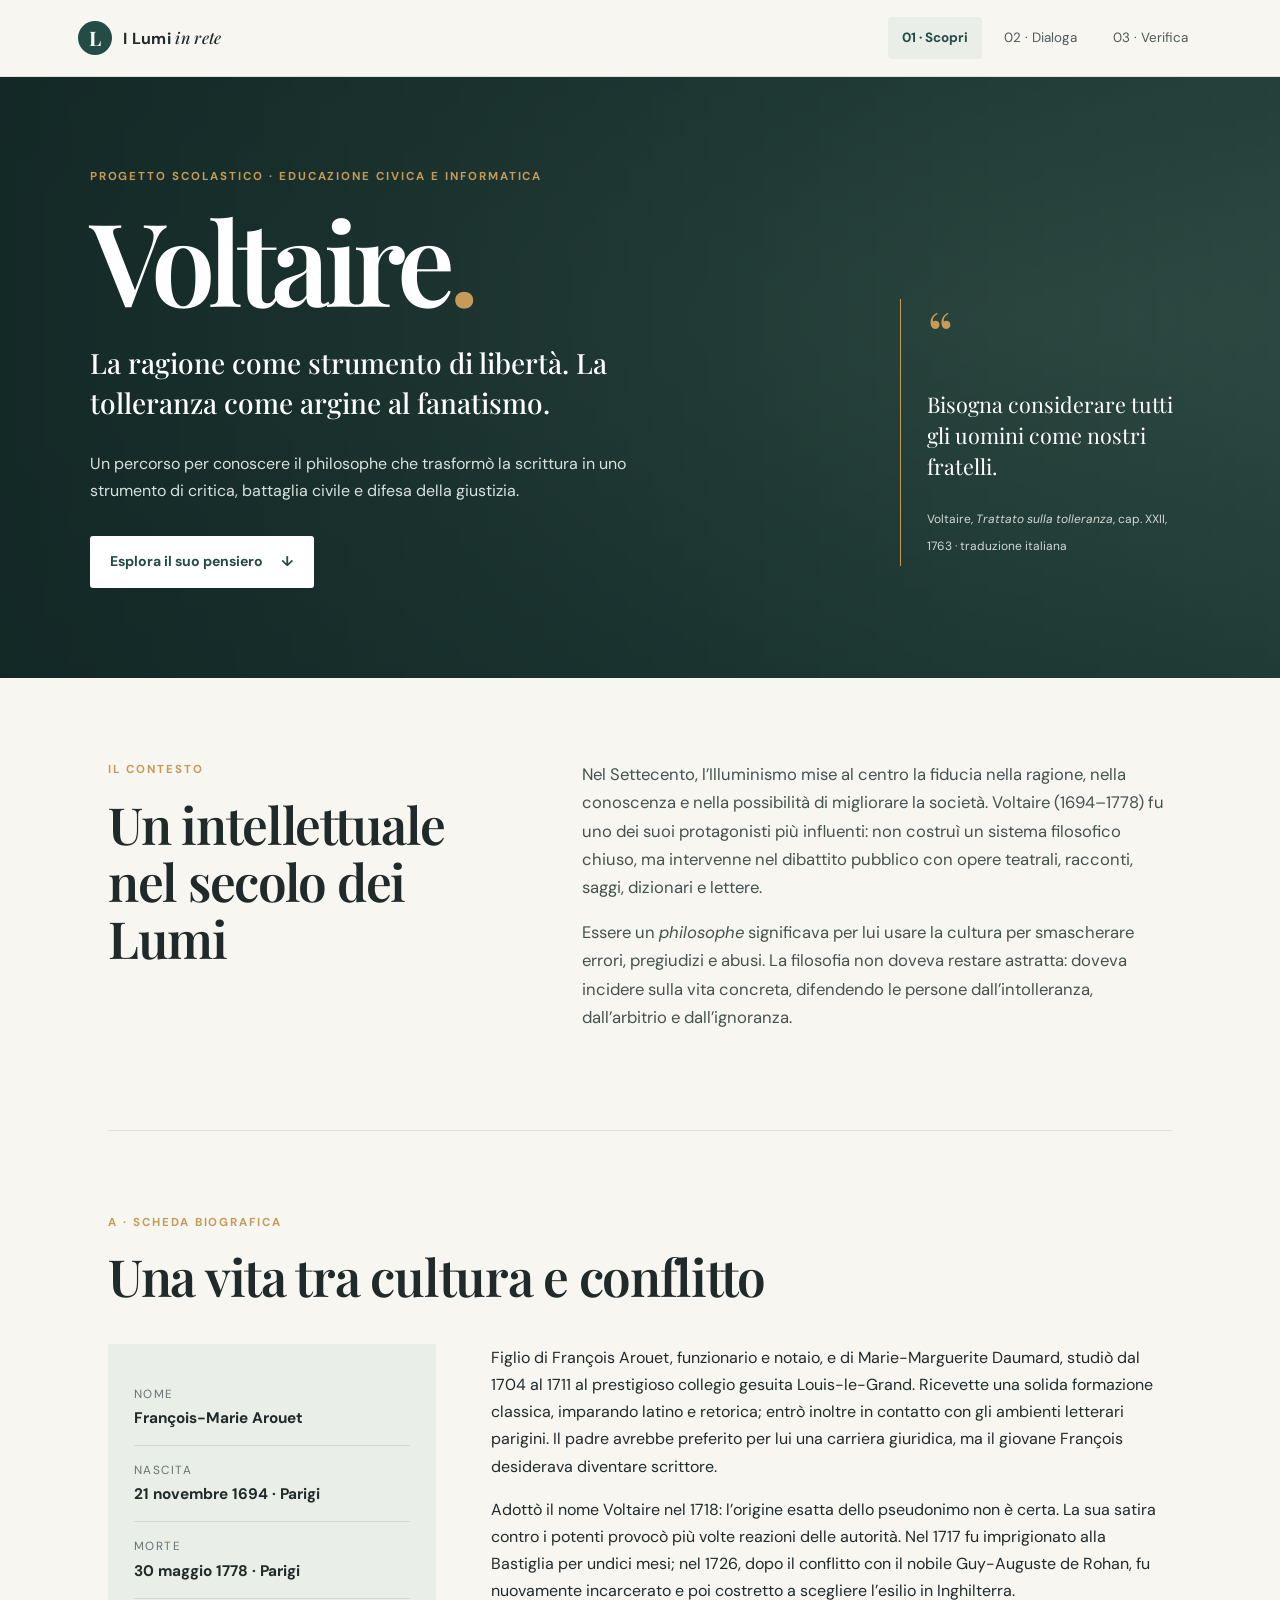
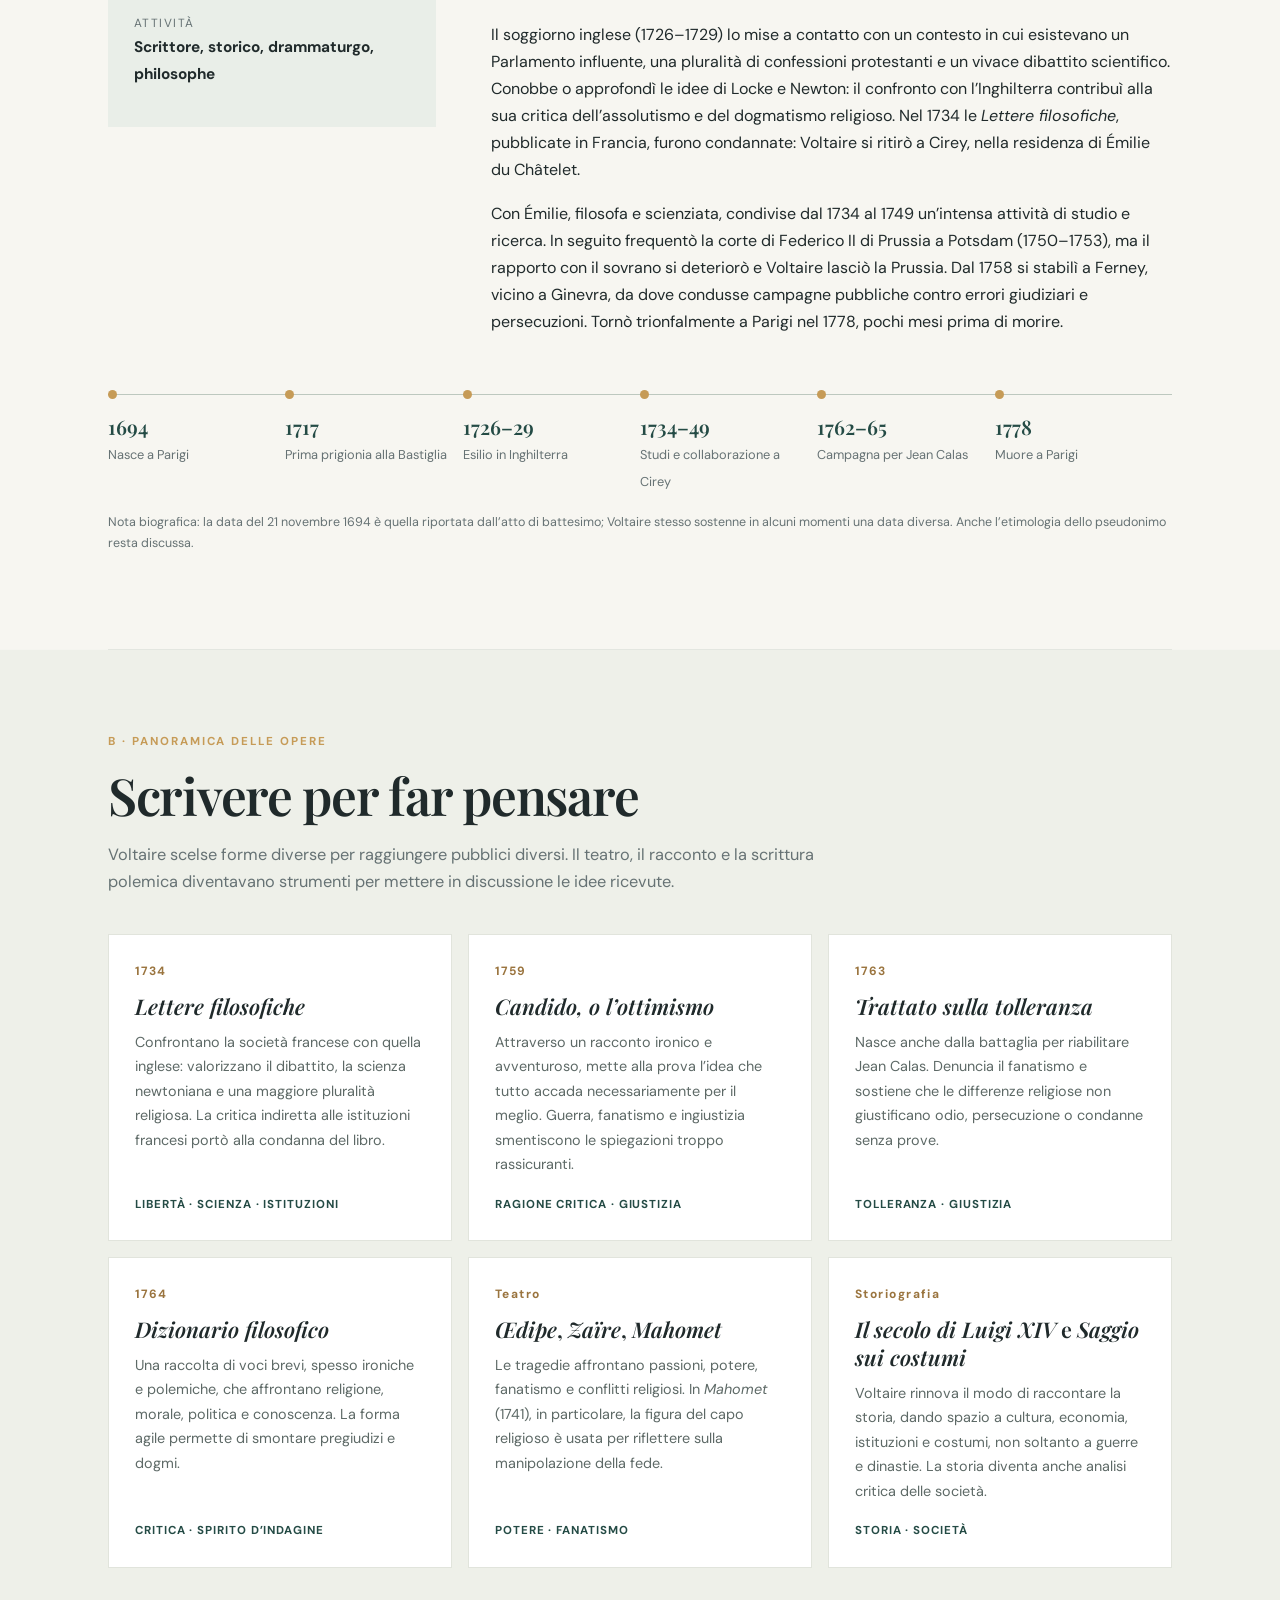
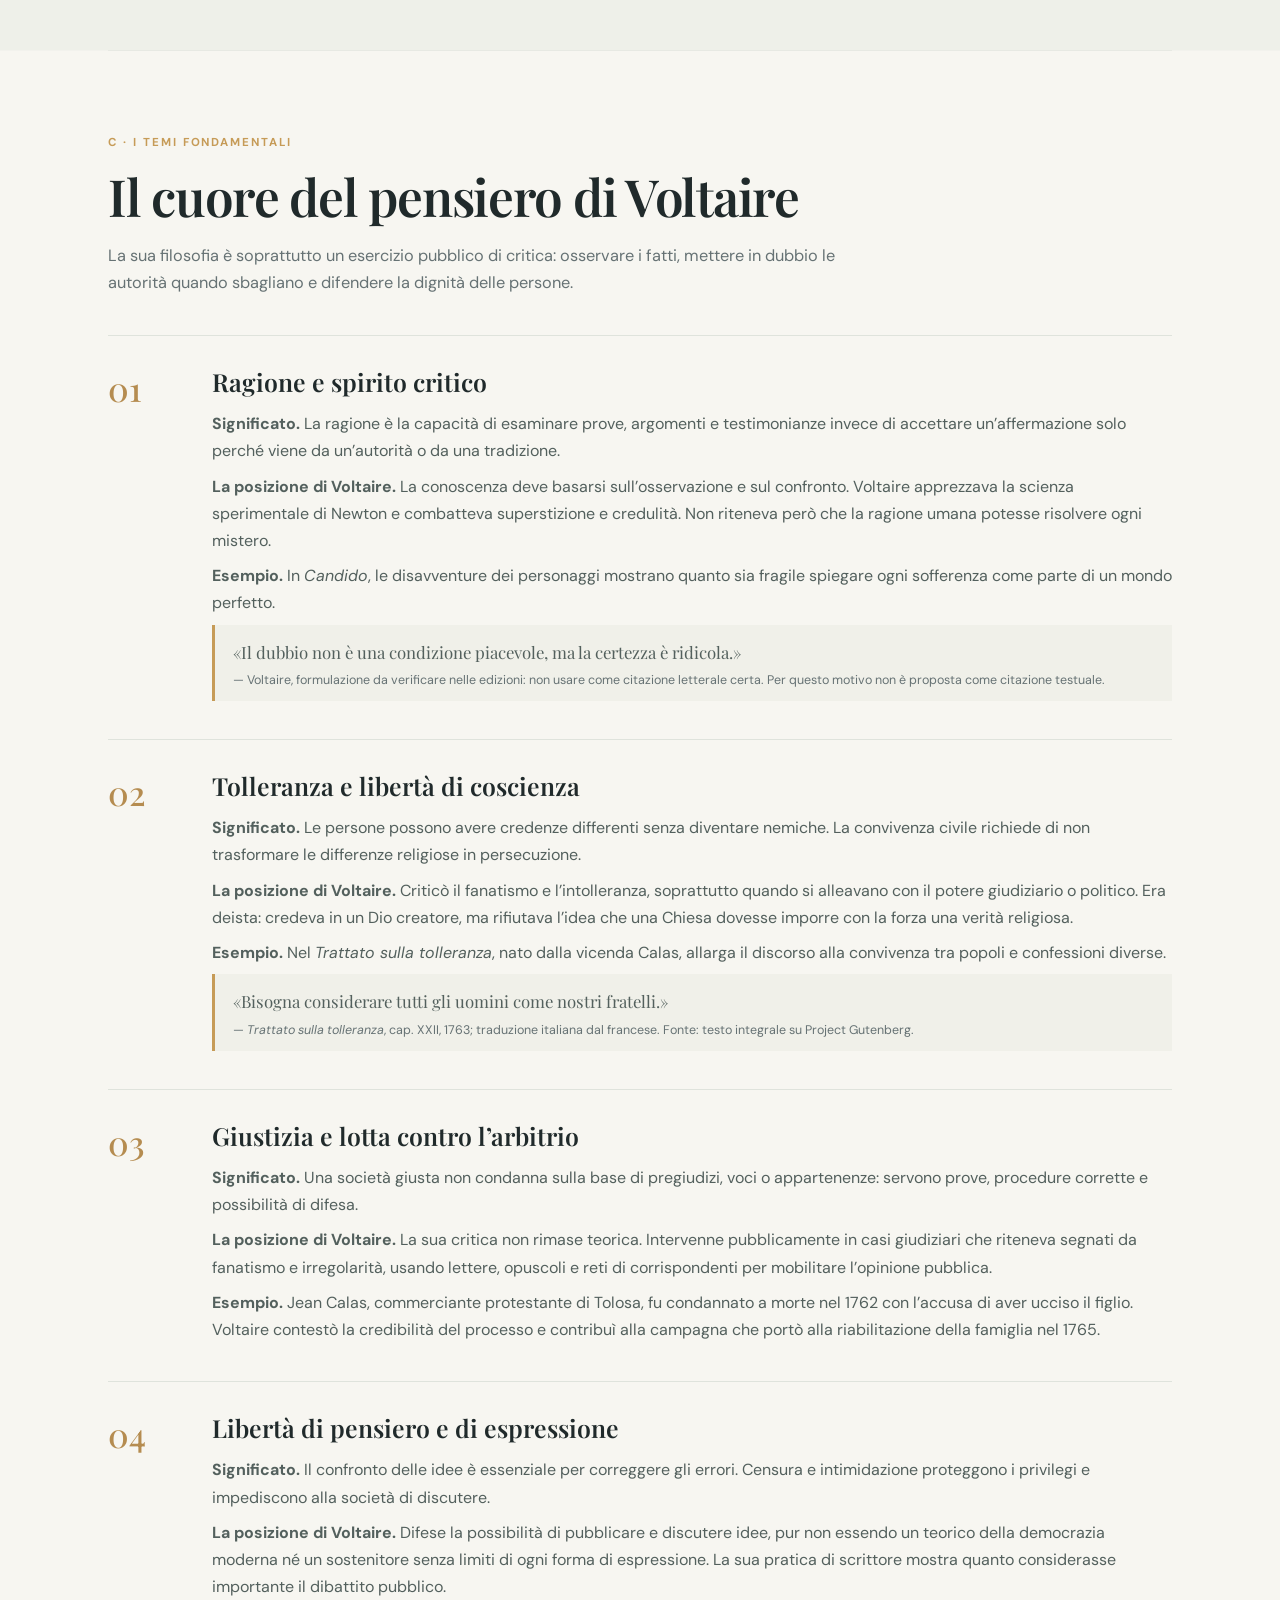
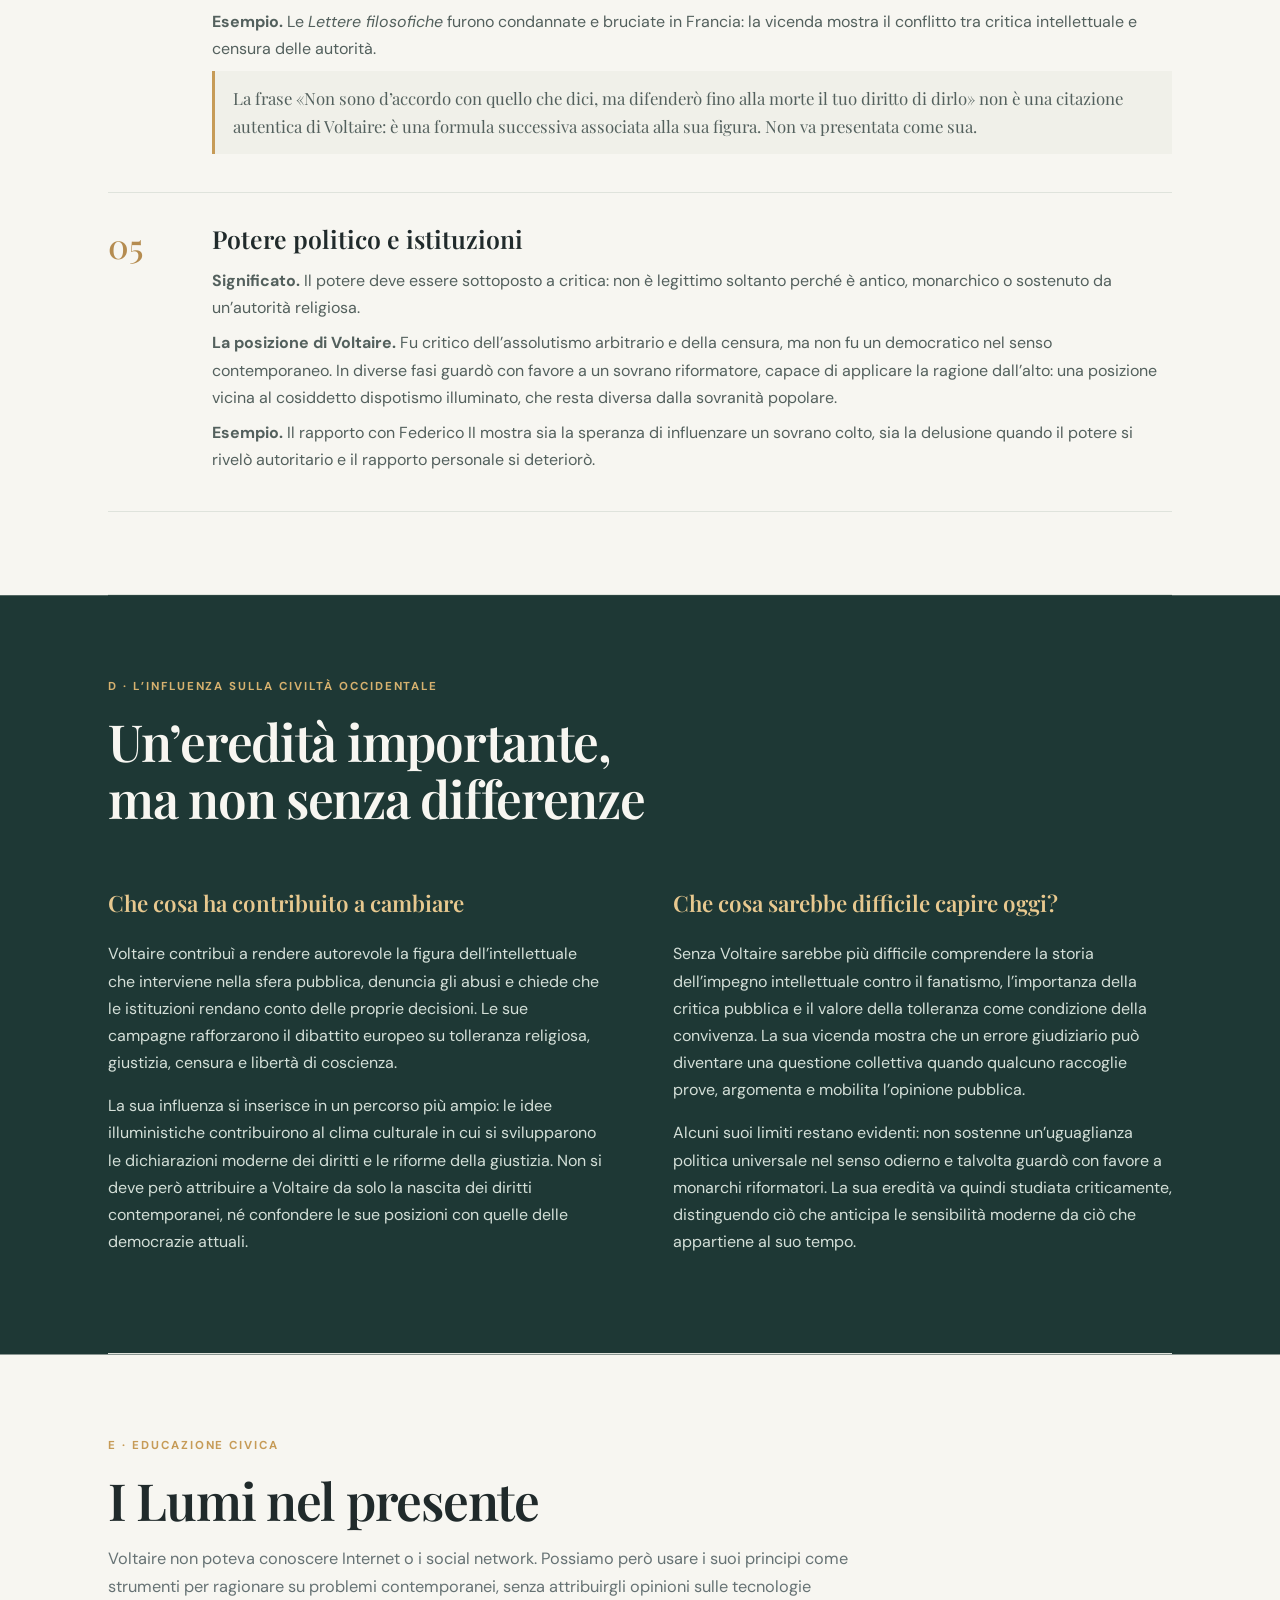
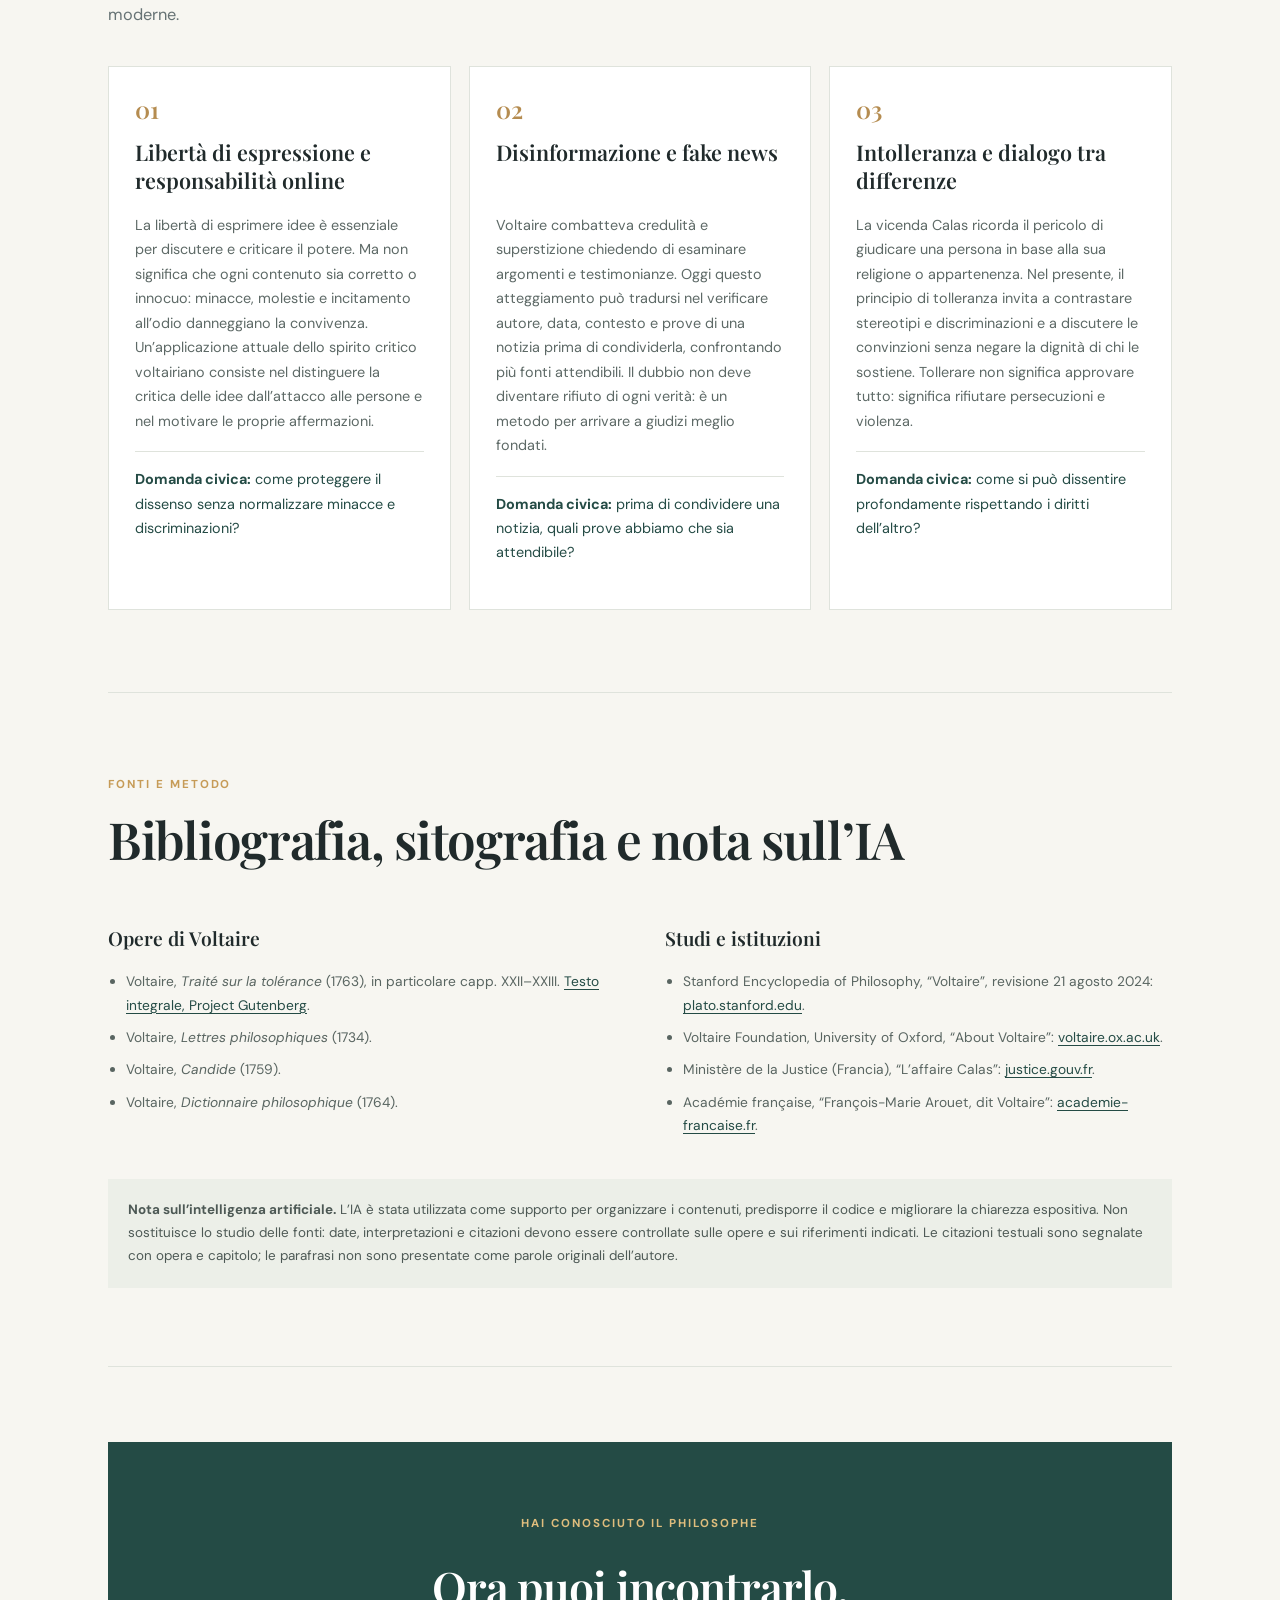
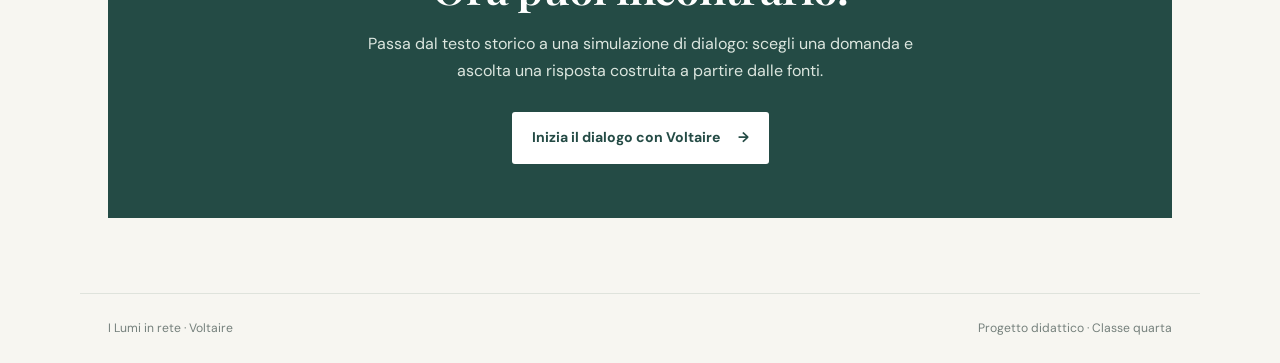
<file: index.html>
<!DOCTYPE html>
<html lang="it">
<head>
  <meta charset="UTF-8">
  <meta name="viewport" content="width=device-width, initial-scale=1.0">
  <meta name="description" content="Percorso didattico interattivo su Voltaire e l'Illuminismo.">
  <title>Voltaire | I Lumi in rete</title>
  <link rel="stylesheet" href="style.css">
  <script src="script.js" defer></script>
</head>
<body>
  <a class="skip-link" href="#contenuto">Salta al contenuto</a>
  <header class="site-header">
    <div class="header-inner">
      <a class="brand" href="index.html" aria-label="I Lumi in rete, pagina iniziale">
        <span class="brand-mark">L</span><span>I Lumi <em>in rete</em></span>
      </a>
      <nav class="main-nav" aria-label="Navigazione principale">
        <a class="active" aria-current="page" href="index.html">01 · Scopri</a>
        <a href="dialogo.html">02 · Dialoga</a>
        <a href="quiz.html">03 · Verifica</a>
      </nav>
    </div>
  </header>

  <main id="contenuto">
    <section class="hero">
      <div class="hero-content">
        <p class="eyebrow">Progetto scolastico · Educazione civica e Informatica</p>
        <h1>Voltaire<span>.</span></h1>
        <p class="hero-subtitle">La ragione come strumento di libertà. La tolleranza come argine al fanatismo.</p>
        <p class="hero-copy">Un percorso per conoscere il philosophe che trasformò la scrittura in uno strumento di critica, battaglia civile e difesa della giustizia.</p>
        <a class="button button-light" href="#pensiero">Esplora il suo pensiero <span aria-hidden="true">↓</span></a>
      </div>
      <div class="hero-note" aria-label="Citazione dal Trattato sulla tolleranza">
        <span class="quote-mark">“</span>
        <p>Bisogna considerare tutti gli uomini come nostri fratelli.</p>
        <small>Voltaire, <i>Trattato sulla tolleranza</i>, cap. XXII, 1763 · traduzione italiana</small>
      </div>
    </section>

    <div class="page-wrap">
      <section class="intro-grid section-block">
        <div>
          <p class="eyebrow">Il contesto</p>
          <h2>Un intellettuale<br>nel secolo dei Lumi</h2>
        </div>
        <div class="lead-text">
          <p>Nel Settecento, l’Illuminismo mise al centro la fiducia nella ragione, nella conoscenza e nella possibilità di migliorare la società. Voltaire (1694–1778) fu uno dei suoi protagonisti più influenti: non costruì un sistema filosofico chiuso, ma intervenne nel dibattito pubblico con opere teatrali, racconti, saggi, dizionari e lettere.</p>
          <p>Essere un <i>philosophe</i> significava per lui usare la cultura per smascherare errori, pregiudizi e abusi. La filosofia non doveva restare astratta: doveva incidere sulla vita concreta, difendendo le persone dall’intolleranza, dall’arbitrio e dall’ignoranza.</p>
        </div>
      </section>

      <section class="section-block" id="biografia">
        <div class="section-heading">
          <p class="eyebrow">A · Scheda biografica</p>
          <h2>Una vita tra cultura e conflitto</h2>
        </div>
        <div class="bio-layout">
          <div class="bio-facts">
            <div class="fact"><span>Nome</span><strong>François-Marie Arouet</strong></div>
            <div class="fact"><span>Nascita</span><strong>21 novembre 1694 · Parigi</strong></div>
            <div class="fact"><span>Morte</span><strong>30 maggio 1778 · Parigi</strong></div>
            <div class="fact"><span>Attività</span><strong>Scrittore, storico, drammaturgo, philosophe</strong></div>
          </div>
          <div class="prose">
            <p>Figlio di François Arouet, funzionario e notaio, e di Marie-Marguerite Daumard, studiò dal 1704 al 1711 al prestigioso collegio gesuita Louis-le-Grand. Ricevette una solida formazione classica, imparando latino e retorica; entrò inoltre in contatto con gli ambienti letterari parigini. Il padre avrebbe preferito per lui una carriera giuridica, ma il giovane François desiderava diventare scrittore.</p>
            <p>Adottò il nome Voltaire nel 1718: l’origine esatta dello pseudonimo non è certa. La sua satira contro i potenti provocò più volte reazioni delle autorità. Nel 1717 fu imprigionato alla Bastiglia per undici mesi; nel 1726, dopo il conflitto con il nobile Guy-Auguste de Rohan, fu nuovamente incarcerato e poi costretto a scegliere l’esilio in Inghilterra.</p>
            <p>Il soggiorno inglese (1726–1729) lo mise a contatto con un contesto in cui esistevano un Parlamento influente, una pluralità di confessioni protestanti e un vivace dibattito scientifico. Conobbe o approfondì le idee di Locke e Newton: il confronto con l’Inghilterra contribuì alla sua critica dell’assolutismo e del dogmatismo religioso. Nel 1734 le <i>Lettere filosofiche</i>, pubblicate in Francia, furono condannate: Voltaire si ritirò a Cirey, nella residenza di Émilie du Châtelet.</p>
            <p>Con Émilie, filosofa e scienziata, condivise dal 1734 al 1749 un’intensa attività di studio e ricerca. In seguito frequentò la corte di Federico II di Prussia a Potsdam (1750–1753), ma il rapporto con il sovrano si deteriorò e Voltaire lasciò la Prussia. Dal 1758 si stabilì a Ferney, vicino a Ginevra, da dove condusse campagne pubbliche contro errori giudiziari e persecuzioni. Tornò trionfalmente a Parigi nel 1778, pochi mesi prima di morire.</p>
          </div>
        </div>
        <div class="timeline" aria-label="Cronologia essenziale">
          <div><b>1694</b><span>Nasce a Parigi</span></div>
          <div><b>1717</b><span>Prima prigionia alla Bastiglia</span></div>
          <div><b>1726–29</b><span>Esilio in Inghilterra</span></div>
          <div><b>1734–49</b><span>Studi e collaborazione a Cirey</span></div>
          <div><b>1762–65</b><span>Campagna per Jean Calas</span></div>
          <div><b>1778</b><span>Muore a Parigi</span></div>
        </div>
        <p class="small-note">Nota biografica: la data del 21 novembre 1694 è quella riportata dall’atto di battesimo; Voltaire stesso sostenne in alcuni momenti una data diversa. Anche l’etimologia dello pseudonimo resta discussa.</p>
      </section>

      <section class="section-block tinted" id="opere">
        <div class="section-heading">
          <p class="eyebrow">B · Panoramica delle opere</p>
          <h2>Scrivere per far pensare</h2>
          <p class="section-intro">Voltaire scelse forme diverse per raggiungere pubblici diversi. Il teatro, il racconto e la scrittura polemica diventavano strumenti per mettere in discussione le idee ricevute.</p>
        </div>
        <div class="work-grid">
          <article class="work-card"><span class="work-year">1734</span><h3><i>Lettere filosofiche</i></h3><p>Confrontano la società francese con quella inglese: valorizzano il dibattito, la scienza newtoniana e una maggiore pluralità religiosa. La critica indiretta alle istituzioni francesi portò alla condanna del libro.</p><span class="tag">Libertà · Scienza · Istituzioni</span></article>
          <article class="work-card"><span class="work-year">1759</span><h3><i>Candido, o l’ottimismo</i></h3><p>Attraverso un racconto ironico e avventuroso, mette alla prova l’idea che tutto accada necessariamente per il meglio. Guerra, fanatismo e ingiustizia smentiscono le spiegazioni troppo rassicuranti.</p><span class="tag">Ragione critica · Giustizia</span></article>
          <article class="work-card"><span class="work-year">1763</span><h3><i>Trattato sulla tolleranza</i></h3><p>Nasce anche dalla battaglia per riabilitare Jean Calas. Denuncia il fanatismo e sostiene che le differenze religiose non giustificano odio, persecuzione o condanne senza prove.</p><span class="tag">Tolleranza · Giustizia</span></article>
          <article class="work-card"><span class="work-year">1764</span><h3><i>Dizionario filosofico</i></h3><p>Una raccolta di voci brevi, spesso ironiche e polemiche, che affrontano religione, morale, politica e conoscenza. La forma agile permette di smontare pregiudizi e dogmi.</p><span class="tag">Critica · Spirito d’indagine</span></article>
          <article class="work-card"><span class="work-year">Teatro</span><h3><i>Œdipe</i>, <i>Zaïre</i>, <i>Mahomet</i></h3><p>Le tragedie affrontano passioni, potere, fanatismo e conflitti religiosi. In <i>Mahomet</i> (1741), in particolare, la figura del capo religioso è usata per riflettere sulla manipolazione della fede.</p><span class="tag">Potere · Fanatismo</span></article>
          <article class="work-card"><span class="work-year">Storiografia</span><h3><i>Il secolo di Luigi XIV</i> e <i>Saggio sui costumi</i></h3><p>Voltaire rinnova il modo di raccontare la storia, dando spazio a cultura, economia, istituzioni e costumi, non soltanto a guerre e dinastie. La storia diventa anche analisi critica delle società.</p><span class="tag">Storia · Società</span></article>
        </div>
      </section>

      <section class="section-block" id="pensiero">
        <div class="section-heading">
          <p class="eyebrow">C · I temi fondamentali</p>
          <h2>Il cuore del pensiero di Voltaire</h2>
          <p class="section-intro">La sua filosofia è soprattutto un esercizio pubblico di critica: osservare i fatti, mettere in dubbio le autorità quando sbagliano e difendere la dignità delle persone.</p>
        </div>
        <div class="theme-list">
          <article class="theme-item">
            <div class="theme-number">01</div><div><h3>Ragione e spirito critico</h3><p><b>Significato.</b> La ragione è la capacità di esaminare prove, argomenti e testimonianze invece di accettare un’affermazione solo perché viene da un’autorità o da una tradizione.</p><p><b>La posizione di Voltaire.</b> La conoscenza deve basarsi sull’osservazione e sul confronto. Voltaire apprezzava la scienza sperimentale di Newton e combatteva superstizione e credulità. Non riteneva però che la ragione umana potesse risolvere ogni mistero.</p><p><b>Esempio.</b> In <i>Candido</i>, le disavventure dei personaggi mostrano quanto sia fragile spiegare ogni sofferenza come parte di un mondo perfetto.</p><p class="source-quote">«Il dubbio non è una condizione piacevole, ma la certezza è ridicola.» <small>— Voltaire, formulazione da verificare nelle edizioni: non usare come citazione letterale certa. Per questo motivo non è proposta come citazione testuale.</small></p></div>
          </article>
          <article class="theme-item">
            <div class="theme-number">02</div><div><h3>Tolleranza e libertà di coscienza</h3><p><b>Significato.</b> Le persone possono avere credenze differenti senza diventare nemiche. La convivenza civile richiede di non trasformare le differenze religiose in persecuzione.</p><p><b>La posizione di Voltaire.</b> Criticò il fanatismo e l’intolleranza, soprattutto quando si alleavano con il potere giudiziario o politico. Era deista: credeva in un Dio creatore, ma rifiutava l’idea che una Chiesa dovesse imporre con la forza una verità religiosa.</p><p><b>Esempio.</b> Nel <i>Trattato sulla tolleranza</i>, nato dalla vicenda Calas, allarga il discorso alla convivenza tra popoli e confessioni diverse.</p><p class="source-quote">«Bisogna considerare tutti gli uomini come nostri fratelli.» <small>— <i>Trattato sulla tolleranza</i>, cap. XXII, 1763; traduzione italiana dal francese. Fonte: testo integrale su Project Gutenberg.</small></p></div>
          </article>
          <article class="theme-item">
            <div class="theme-number">03</div><div><h3>Giustizia e lotta contro l’arbitrio</h3><p><b>Significato.</b> Una società giusta non condanna sulla base di pregiudizi, voci o appartenenze: servono prove, procedure corrette e possibilità di difesa.</p><p><b>La posizione di Voltaire.</b> La sua critica non rimase teorica. Intervenne pubblicamente in casi giudiziari che riteneva segnati da fanatismo e irregolarità, usando lettere, opuscoli e reti di corrispondenti per mobilitare l’opinione pubblica.</p><p><b>Esempio.</b> Jean Calas, commerciante protestante di Tolosa, fu condannato a morte nel 1762 con l’accusa di aver ucciso il figlio. Voltaire contestò la credibilità del processo e contribuì alla campagna che portò alla riabilitazione della famiglia nel 1765.</p></div>
          </article>
          <article class="theme-item">
            <div class="theme-number">04</div><div><h3>Libertà di pensiero e di espressione</h3><p><b>Significato.</b> Il confronto delle idee è essenziale per correggere gli errori. Censura e intimidazione proteggono i privilegi e impediscono alla società di discutere.</p><p><b>La posizione di Voltaire.</b> Difese la possibilità di pubblicare e discutere idee, pur non essendo un teorico della democrazia moderna né un sostenitore senza limiti di ogni forma di espressione. La sua pratica di scrittore mostra quanto considerasse importante il dibattito pubblico.</p><p><b>Esempio.</b> Le <i>Lettere filosofiche</i> furono condannate e bruciate in Francia: la vicenda mostra il conflitto tra critica intellettuale e censura delle autorità.</p><p class="source-quote">La frase «Non sono d’accordo con quello che dici, ma difenderò fino alla morte il tuo diritto di dirlo» non è una citazione autentica di Voltaire: è una formula successiva associata alla sua figura. Non va presentata come sua.</p></div>
          </article>
          <article class="theme-item">
            <div class="theme-number">05</div><div><h3>Potere politico e istituzioni</h3><p><b>Significato.</b> Il potere deve essere sottoposto a critica: non è legittimo soltanto perché è antico, monarchico o sostenuto da un’autorità religiosa.</p><p><b>La posizione di Voltaire.</b> Fu critico dell’assolutismo arbitrario e della censura, ma non fu un democratico nel senso contemporaneo. In diverse fasi guardò con favore a un sovrano riformatore, capace di applicare la ragione dall’alto: una posizione vicina al cosiddetto dispotismo illuminato, che resta diversa dalla sovranità popolare.</p><p><b>Esempio.</b> Il rapporto con Federico II mostra sia la speranza di influenzare un sovrano colto, sia la delusione quando il potere si rivelò autoritario e il rapporto personale si deteriorò.</p></div>
          </article>
        </div>
      </section>

      <section class="section-block dark-section" id="influenza">
        <div class="section-heading">
          <p class="eyebrow">D · L’influenza sulla civiltà occidentale</p>
          <h2>Un’eredità importante,<br>ma non senza differenze</h2>
        </div>
        <div class="two-columns">
          <div><h3>Che cosa ha contribuito a cambiare</h3><p>Voltaire contribuì a rendere autorevole la figura dell’intellettuale che interviene nella sfera pubblica, denuncia gli abusi e chiede che le istituzioni rendano conto delle proprie decisioni. Le sue campagne rafforzarono il dibattito europeo su tolleranza religiosa, giustizia, censura e libertà di coscienza.</p><p>La sua influenza si inserisce in un percorso più ampio: le idee illuministiche contribuirono al clima culturale in cui si svilupparono le dichiarazioni moderne dei diritti e le riforme della giustizia. Non si deve però attribuire a Voltaire da solo la nascita dei diritti contemporanei, né confondere le sue posizioni con quelle delle democrazie attuali.</p></div>
          <div><h3>Che cosa sarebbe difficile capire oggi?</h3><p>Senza Voltaire sarebbe più difficile comprendere la storia dell’impegno intellettuale contro il fanatismo, l’importanza della critica pubblica e il valore della tolleranza come condizione della convivenza. La sua vicenda mostra che un errore giudiziario può diventare una questione collettiva quando qualcuno raccoglie prove, argomenta e mobilita l’opinione pubblica.</p><p>Alcuni suoi limiti restano evidenti: non sostenne un’uguaglianza politica universale nel senso odierno e talvolta guardò con favore a monarchi riformatori. La sua eredità va quindi studiata criticamente, distinguendo ciò che anticipa le sensibilità moderne da ciò che appartiene al suo tempo.</p></div>
        </div>
      </section>

      <section class="section-block" id="oggi">
        <div class="section-heading">
          <p class="eyebrow">E · Educazione civica</p>
          <h2>I Lumi nel presente</h2>
          <p class="section-intro">Voltaire non poteva conoscere Internet o i social network. Possiamo però usare i suoi principi come strumenti per ragionare su problemi contemporanei, senza attribuirgli opinioni sulle tecnologie moderne.</p>
        </div>
        <div class="present-grid">
          <article class="present-card"><span class="present-icon">01</span><h3>Libertà di espressione e responsabilità online</h3><p>La libertà di esprimere idee è essenziale per discutere e criticare il potere. Ma non significa che ogni contenuto sia corretto o innocuo: minacce, molestie e incitamento all’odio danneggiano la convivenza. Un’applicazione attuale dello spirito critico voltairiano consiste nel distinguere la critica delle idee dall’attacco alle persone e nel motivare le proprie affermazioni.</p><p class="civic-question"><b>Domanda civica:</b> come proteggere il dissenso senza normalizzare minacce e discriminazioni?</p></article>
          <article class="present-card"><span class="present-icon">02</span><h3>Disinformazione e fake news</h3><p>Voltaire combatteva credulità e superstizione chiedendo di esaminare argomenti e testimonianze. Oggi questo atteggiamento può tradursi nel verificare autore, data, contesto e prove di una notizia prima di condividerla, confrontando più fonti attendibili. Il dubbio non deve diventare rifiuto di ogni verità: è un metodo per arrivare a giudizi meglio fondati.</p><p class="civic-question"><b>Domanda civica:</b> prima di condividere una notizia, quali prove abbiamo che sia attendibile?</p></article>
          <article class="present-card"><span class="present-icon">03</span><h3>Intolleranza e dialogo tra differenze</h3><p>La vicenda Calas ricorda il pericolo di giudicare una persona in base alla sua religione o appartenenza. Nel presente, il principio di tolleranza invita a contrastare stereotipi e discriminazioni e a discutere le convinzioni senza negare la dignità di chi le sostiene. Tollerare non significa approvare tutto: significa rifiutare persecuzioni e violenza.</p><p class="civic-question"><b>Domanda civica:</b> come si può dissentire profondamente rispettando i diritti dell’altro?</p></article>
        </div>
      </section>

      <section class="sources section-block" id="fonti">
        <div class="section-heading"><p class="eyebrow">Fonti e metodo</p><h2>Bibliografia, sitografia e nota sull’IA</h2></div>
        <div class="sources-grid">
          <div><h3>Opere di Voltaire</h3><ul>
            <li>Voltaire, <i>Traité sur la tolérance</i> (1763), in particolare capp. XXII–XXIII. <a href="https://www.gutenberg.org/files/42131/42131-h/42131-h.htm" target="_blank" rel="noopener">Testo integrale, Project Gutenberg</a>.</li>
            <li>Voltaire, <i>Lettres philosophiques</i> (1734).</li>
            <li>Voltaire, <i>Candide</i> (1759).</li>
            <li>Voltaire, <i>Dictionnaire philosophique</i> (1764).</li>
          </ul></div>
          <div><h3>Studi e istituzioni</h3><ul>
            <li>Stanford Encyclopedia of Philosophy, “Voltaire”, revisione 21 agosto 2024: <a href="https://plato.stanford.edu/entries/voltaire/" target="_blank" rel="noopener">plato.stanford.edu</a>.</li>
            <li>Voltaire Foundation, University of Oxford, “About Voltaire”: <a href="https://www.voltaire.ox.ac.uk/about-voltaire/" target="_blank" rel="noopener">voltaire.ox.ac.uk</a>.</li>
            <li>Ministère de la Justice (Francia), “L’affaire Calas”: <a href="https://www.justice.gouv.fr/actualites/actualite/laffaire-calas" target="_blank" rel="noopener">justice.gouv.fr</a>.</li>
            <li>Académie française, “François-Marie Arouet, dit Voltaire”: <a href="https://www.academie-francaise.fr/les-immortels/francois-marie-arouet-dit-voltaire" target="_blank" rel="noopener">academie-francaise.fr</a>.</li>
          </ul></div>
        </div>
        <p class="ai-note"><b>Nota sull’intelligenza artificiale.</b> L’IA è stata utilizzata come supporto per organizzare i contenuti, predisporre il codice e migliorare la chiarezza espositiva. Non sostituisce lo studio delle fonti: date, interpretazioni e citazioni devono essere controllate sulle opere e sui riferimenti indicati. Le citazioni testuali sono segnalate con opera e capitolo; le parafrasi non sono presentate come parole originali dell’autore.</p>
      </section>

      <section class="next-step">
        <p class="eyebrow">Hai conosciuto il philosophe</p>
        <h2>Ora puoi incontrarlo.</h2>
        <p>Passa dal testo storico a una simulazione di dialogo: scegli una domanda e ascolta una risposta costruita a partire dalle fonti.</p>
        <a class="button button-light" href="dialogo.html">Inizia il dialogo con Voltaire <span aria-hidden="true">→</span></a>
      </section>
    </div>
  </main>
  <footer class="site-footer"><span>I Lumi in rete · Voltaire</span><span>Progetto didattico · Classe quarta</span></footer>
</body>
</html>
</file>
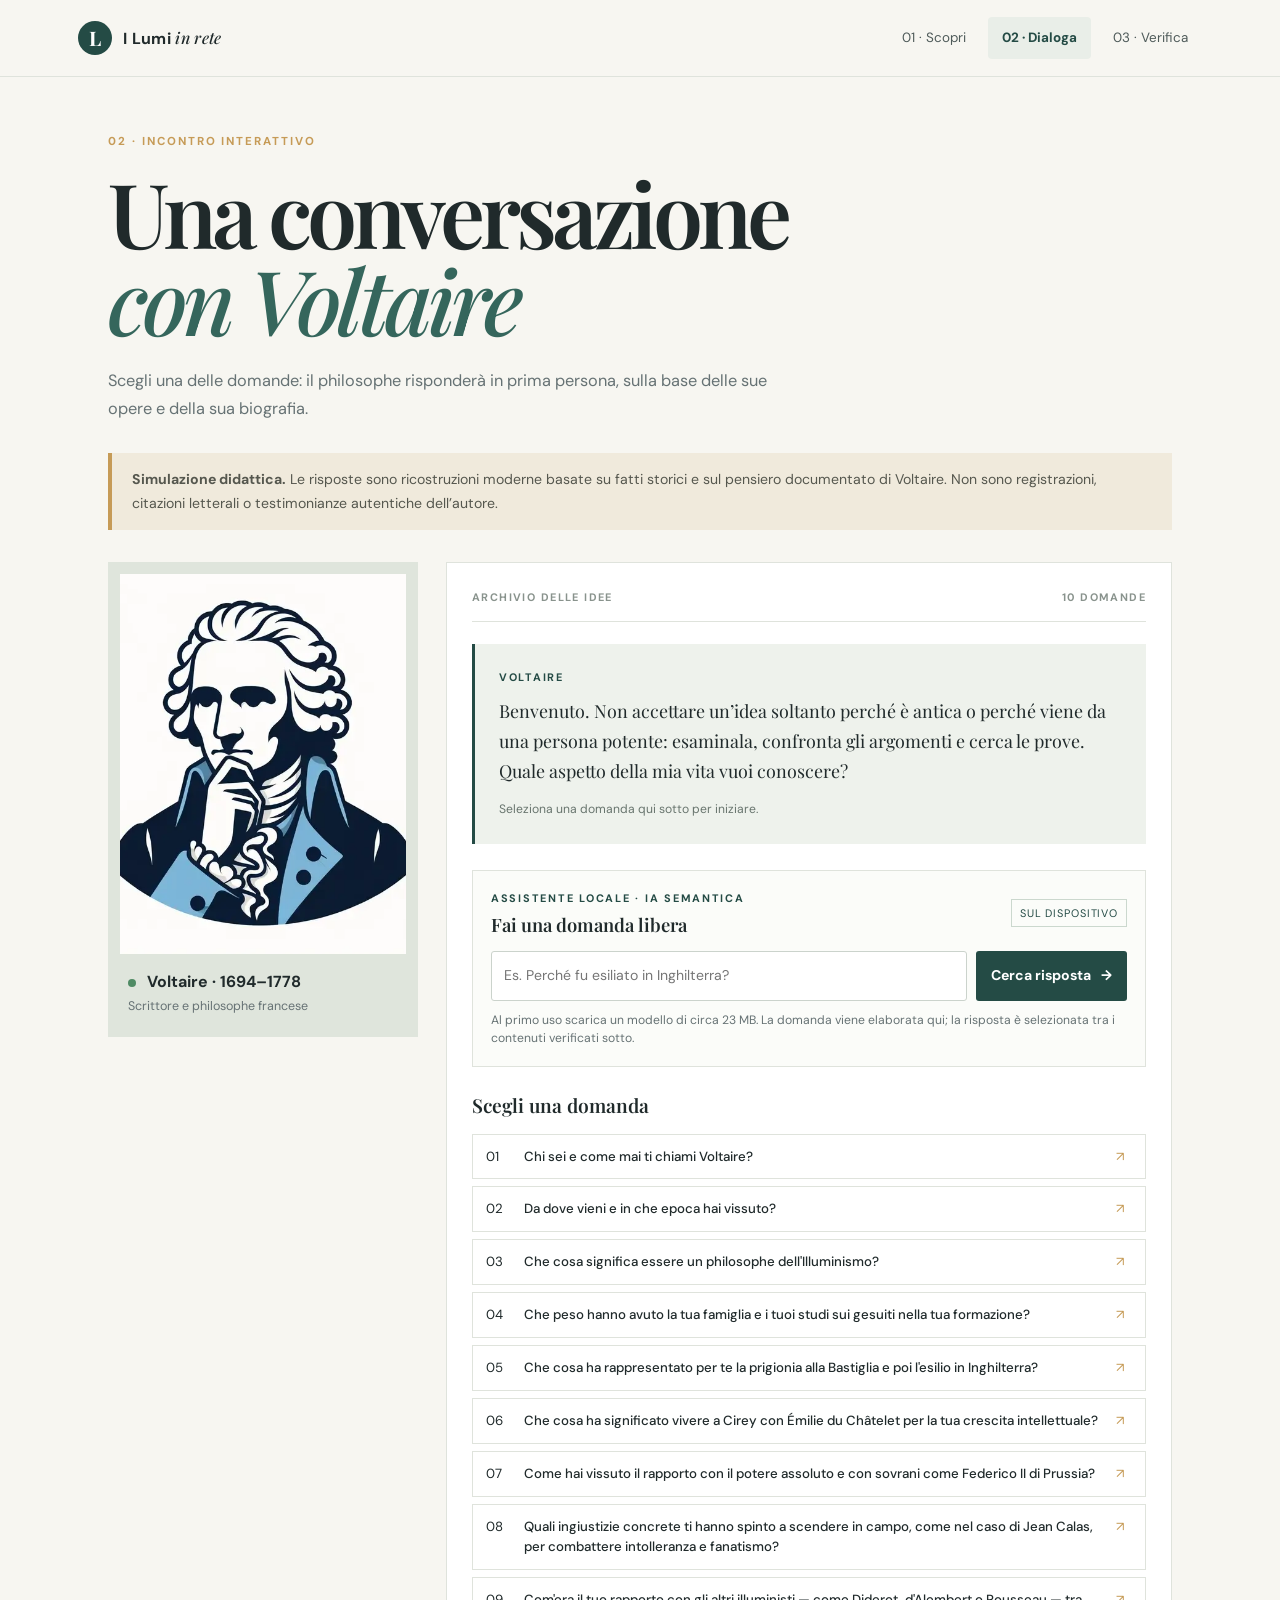
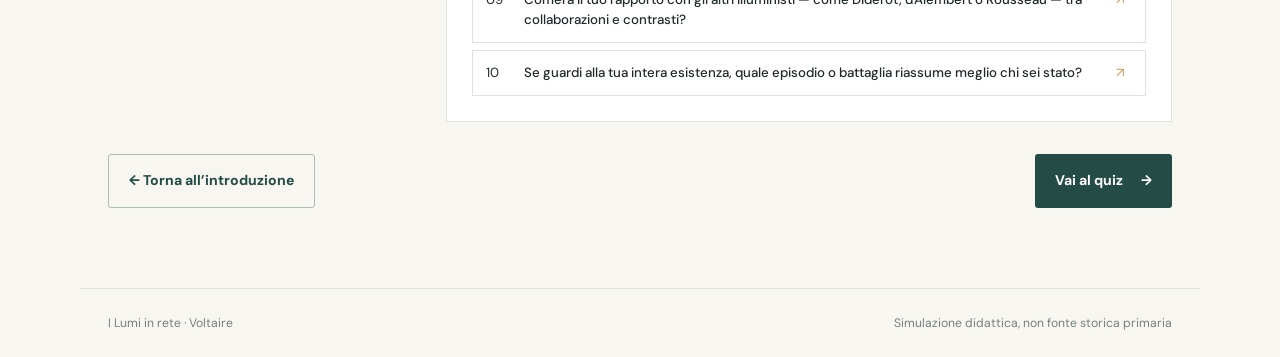
<file: dialogo.html>
<!DOCTYPE html>
<html lang="it">
<head>
  <meta charset="UTF-8">
  <meta name="viewport" content="width=device-width, initial-scale=1.0">
  <meta name="description" content="Dialogo didattico simulato con Voltaire.">
  <title>Dialoga con Voltaire | I Lumi in rete</title>
  <link rel="stylesheet" href="style.css">
  <script src="script.js" defer></script>
  <script src="dialogo-ai.js" type="module"></script>
</head>
<body>
  <a class="skip-link" href="#contenuto">Salta al contenuto</a>
  <header class="site-header"><div class="header-inner">
    <a class="brand" href="index.html"><span class="brand-mark">L</span><span>I Lumi <em>in rete</em></span></a>
    <nav class="main-nav" aria-label="Navigazione principale">
      <a href="index.html">01 · Scopri</a><a class="active" aria-current="page" href="dialogo.html">02 · Dialoga</a><a href="quiz.html">03 · Verifica</a>
    </nav>
  </div></header>
  <main id="contenuto" class="page-wrap dialogue-page">
    <div class="page-title"><p class="eyebrow">02 · Incontro interattivo</p><h1>Una conversazione<br><i>con Voltaire</i></h1><p class="section-intro">Scegli una delle domande: il philosophe risponderà in prima persona, sulla base delle sue opere e della sua biografia.</p></div>
    <div class="simulation-alert"><strong>Simulazione didattica.</strong> Le risposte sono ricostruzioni moderne basate su fatti storici e sul pensiero documentato di Voltaire. Non sono registrazioni, citazioni letterali o testimonianze autentiche dell’autore.</div>
    <div class="dialogue-layout">
      <aside class="portrait-panel">
        <!-- Inserisci qui il ritratto scelto: salva l'immagine come assets/voltaire.jpg.
             Puoi sostituire il percorso src mantenendo un testo alternativo descrittivo. -->
        <img id="voltaire-avatar" src="assets/voltaire.webp" alt="Ritratto di Voltaire, immagine da inserire nella cartella assets">
        <div class="portrait-caption"><span class="status-dot"></span> Voltaire · 1694–1778 <small>Scrittore e philosophe francese</small></div>
      </aside>
      <section class="conversation-panel" aria-label="Conversazione con Voltaire">
        <div class="conversation-top"><span>ARCHIVIO DELLE IDEE</span><span>10 DOMANDE</span></div>
        <div class="speech-bubble" aria-live="polite" aria-atomic="true">
          <p class="speaker">VOLTAIRE</p>
          <p id="dialogue-answer">Benvenuto. Non accettare un’idea soltanto perché è antica o perché viene da una persona potente: esaminala, confronta gli argomenti e cerca le prove. Quale aspetto della mia vita vuoi conoscere?</p>
          <p id="dialogue-reference" class="answer-reference">Seleziona una domanda qui sotto per iniziare.</p>
        </div>
        <section class="local-assistant" aria-labelledby="assistant-title">
          <div class="assistant-heading">
            <div><p class="speaker">ASSISTENTE LOCALE · IA SEMANTICA</p><h2 id="assistant-title">Fai una domanda libera</h2></div>
            <span class="local-badge">Sul dispositivo</span>
          </div>
          <form id="assistant-form" class="assistant-form">
            <label class="visually-hidden" for="assistant-question">La tua domanda su Voltaire</label>
            <input id="assistant-question" name="question" type="search" maxlength="240" placeholder="Es. Perché fu esiliato in Inghilterra?" required>
            <button class="button button-dark" type="submit">Cerca risposta <span aria-hidden="true">→</span></button>
          </form>
          <p id="assistant-status" class="assistant-status" aria-live="polite">Al primo uso scarica un modello di circa 23 MB. La domanda viene elaborata qui; la risposta è selezionata tra i contenuti verificati sotto.</p>
        </section>
        <h2 class="question-heading">Scegli una domanda</h2>
        <div id="dialogue-questions" class="question-list">
          <button class="question-button" data-question="0">01 <span>Chi sei e come mai ti chiami Voltaire?</span><span aria-hidden="true">↗</span></button>
          <button class="question-button" data-question="1">02 <span>Da dove vieni e in che epoca hai vissuto?</span><span aria-hidden="true">↗</span></button>
          <button class="question-button" data-question="2">03 <span>Che cosa significa essere un philosophe dell'Illuminismo?</span><span aria-hidden="true">↗</span></button>
          <button class="question-button" data-question="3">04 <span>Che peso hanno avuto la tua famiglia e i tuoi studi sui gesuiti nella tua formazione?</span><span aria-hidden="true">↗</span></button>
          <button class="question-button" data-question="4">05 <span>Che cosa ha rappresentato per te la prigionia alla Bastiglia e poi l'esilio in Inghilterra?</span><span aria-hidden="true">↗</span></button>
          <button class="question-button" data-question="5">06 <span>Che cosa ha significato vivere a Cirey con Émilie du Châtelet per la tua crescita intellettuale?</span><span aria-hidden="true">↗</span></button>
          <button class="question-button" data-question="6">07 <span>Come hai vissuto il rapporto con il potere assoluto e con sovrani come Federico II di Prussia?</span><span aria-hidden="true">↗</span></button>
          <button class="question-button" data-question="7">08 <span>Quali ingiustizie concrete ti hanno spinto a scendere in campo, come nel caso di Jean Calas, per combattere intolleranza e fanatismo?</span><span aria-hidden="true">↗</span></button>
          <button class="question-button" data-question="8">09 <span>Com'era il tuo rapporto con gli altri illuministi — come Diderot, d'Alembert o Rousseau — tra collaborazioni e contrasti?</span><span aria-hidden="true">↗</span></button>
          <button class="question-button" data-question="9">10 <span>Se guardi alla tua intera esistenza, quale episodio o battaglia riassume meglio chi sei stato?</span><span aria-hidden="true">↗</span></button>
        </div>
      </section>
    </div>
    <div class="page-actions"><a class="button button-outline" href="index.html">← Torna all’introduzione</a><a class="button button-dark" href="quiz.html">Vai al quiz <span aria-hidden="true">→</span></a></div>
  </main>
  <footer class="site-footer"><span>I Lumi in rete · Voltaire</span><span>Simulazione didattica, non fonte storica primaria</span></footer>
</body>
</html>
</file>
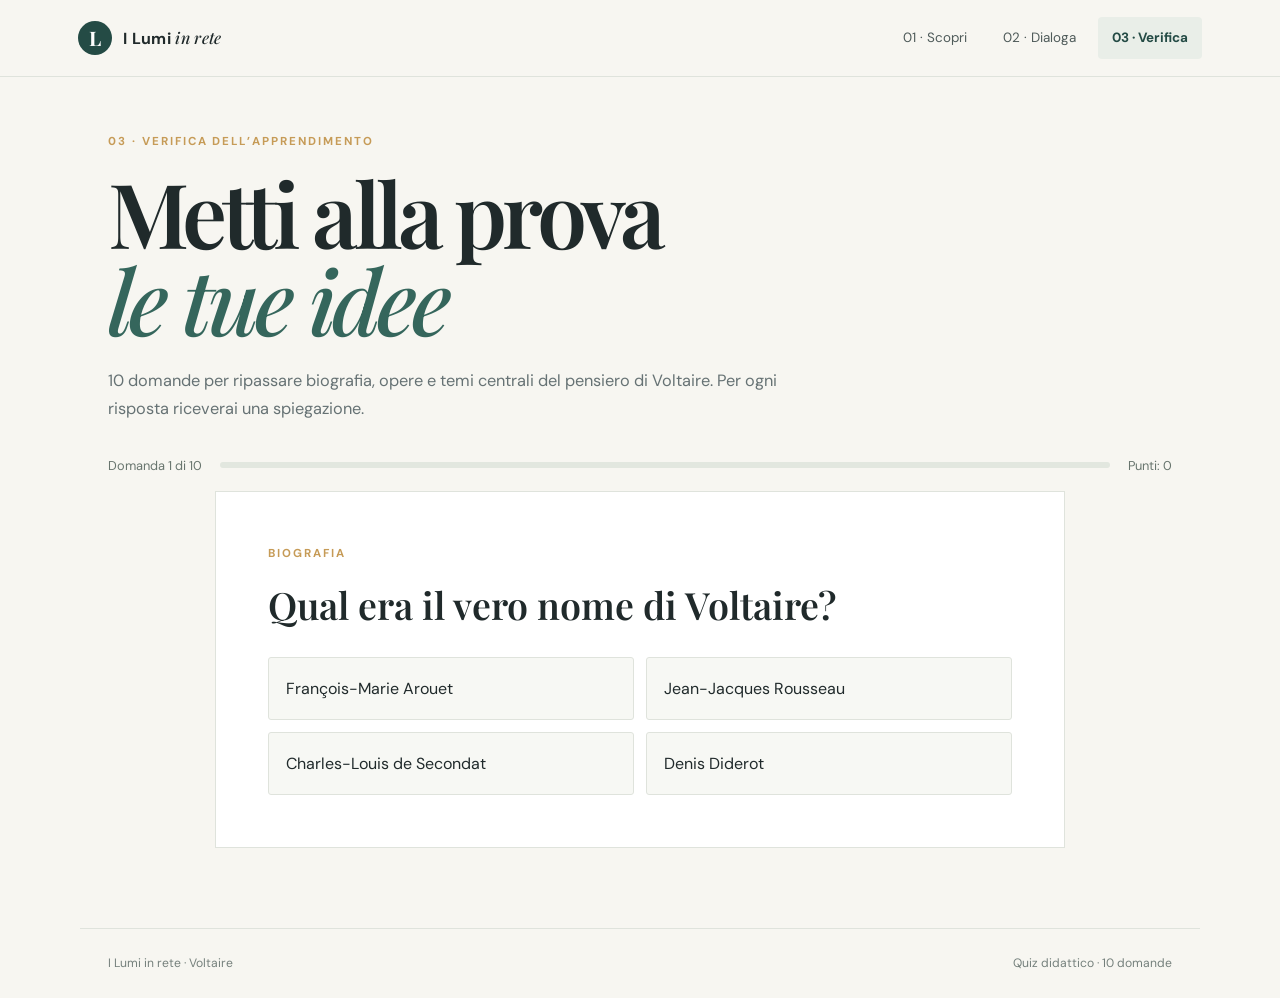
<file: quiz.html>
<!DOCTYPE html>
<html lang="it">
<head>
  <meta charset="UTF-8">
  <meta name="viewport" content="width=device-width, initial-scale=1.0">
  <meta name="description" content="Quiz a risposta multipla per verificare la conoscenza di Voltaire.">
  <title>Verifica le tue conoscenze | I Lumi in rete</title>
  <link rel="stylesheet" href="style.css">
  <script src="script.js" defer></script>
</head>
<body>
  <a class="skip-link" href="#contenuto">Salta al contenuto</a>
  <header class="site-header"><div class="header-inner">
    <a class="brand" href="index.html"><span class="brand-mark">L</span><span>I Lumi <em>in rete</em></span></a>
    <nav class="main-nav" aria-label="Navigazione principale">
      <a href="index.html">01 · Scopri</a><a href="dialogo.html">02 · Dialoga</a><a class="active" aria-current="page" href="quiz.html">03 · Verifica</a>
    </nav>
  </div></header>
  <main id="contenuto" class="page-wrap quiz-page">
    <div class="page-title"><p class="eyebrow">03 · Verifica dell’apprendimento</p><h1>Metti alla prova<br><i>le tue idee</i></h1><p class="section-intro">10 domande per ripassare biografia, opere e temi centrali del pensiero di Voltaire. Per ogni risposta riceverai una spiegazione.</p></div>
    <div class="quiz-meta"><span id="question-counter">Domanda 1 di 10</span><div class="progress-track"><div id="progress-bar" class="progress-fill"></div></div><span id="score-live">Punti: 0</span></div>
    <section id="quiz-card" class="quiz-card" aria-live="polite">
      <p class="eyebrow" id="question-category">BIOGRAFIA</p>
      <h2 id="question-text">Qual era il vero nome di Voltaire?</h2>
      <div id="answer-options" class="answer-options">
        <button class="answer-option">François-Marie Arouet</button>
        <button class="answer-option">Jean-Jacques Rousseau</button>
        <button class="answer-option">Charles-Louis de Secondat</button>
        <button class="answer-option">Denis Diderot</button>
      </div>
      <div id="quiz-feedback" class="quiz-feedback" hidden aria-live="polite"></div>
      <button id="next-question" class="button button-dark" hidden>Prossima domanda →</button>
    </section>
    <section id="quiz-result" class="result-panel" hidden aria-live="polite">
      <p class="eyebrow">Risultato finale</p><h2 id="result-title">Hai completato il quiz</h2>
      <p class="result-score"><span id="final-score">0/10</span><small>risposte corrette</small></p>
      <p id="result-message"></p>
      <div id="result-review" class="result-review"></div>
      <div class="page-actions"><button id="restart-quiz" class="button button-dark">↻ Ripeti il quiz</button><a class="button button-outline" href="index.html">Torna all’introduzione</a><a class="button button-outline" href="dialogo.html">Rivedi il dialogo</a></div>
    </section>
  </main>
  <footer class="site-footer"><span>I Lumi in rete · Voltaire</span><span>Quiz didattico · 10 domande</span></footer>
</body>
</html>
</file>
<file: style.css>
@import url('https://fonts.googleapis.com/css2?family=DM+Sans:wght@400;500;600;700&family=Playfair+Display:wght@500;600;700&display=swap');
:root{--ink:#202a2b;--muted:#667274;--paper:#f7f6f1;--white:#fff;--green:#244b45;--green2:#35665c;--gold:#c69b57;--line:#dfe3dc;--pale:#e9eee8;--serif:'Playfair Display',Georgia,serif;--sans:'DM Sans',Arial,sans-serif}
*{box-sizing:border-box}html{scroll-behavior:smooth}body{margin:0;background:var(--paper);color:var(--ink);font-family:var(--sans);line-height:1.7}a{color:inherit}button{font:inherit}.skip-link{position:absolute;left:-9999px;top:8px;background:#fff;padding:10px;z-index:20}.skip-link:focus{left:8px}.site-header{height:auto;background:rgba(247,246,241,.96);border-bottom:1px solid var(--line);position:sticky;top:0;z-index:10;backdrop-filter:blur(10px)}.header-inner{max-width:1180px;margin:auto;padding:0 28px;min-height:76px;display:flex;align-items:center;justify-content:space-between;gap:24px}.brand{text-decoration:none;display:flex;align-items:center;gap:11px;font-weight:700;letter-spacing:.02em}.brand em{font-family:var(--serif);font-weight:500}.brand-mark{width:34px;height:34px;background:var(--green);color:white;display:grid;place-items:center;border-radius:50%;font-family:var(--serif);font-size:20px}.main-nav{display:flex;gap:8px;align-items:center}.main-nav a{text-decoration:none;padding:10px 14px;border-radius:4px;font-size:.84rem;color:#4f5b5a}.main-nav a:hover,.main-nav a.active{background:var(--pale);color:var(--green);font-weight:700}.hero{min-height:570px;background:linear-gradient(90deg,rgba(18,39,37,.94),rgba(24,52,48,.76)),radial-gradient(ellipse at 80% 40%,#779080,#203b35);color:#fff;display:flex;align-items:center;justify-content:space-between;padding:90px max(7vw,28px);gap:50px}.hero-content{max-width:670px}.eyebrow{text-transform:uppercase;letter-spacing:.17em;font-size:.72rem;font-weight:700;color:var(--gold);margin:0 0 16px}.hero h1,.page-title h1{font:600 clamp(4rem,9vw,7.5rem)/.98 var(--serif);letter-spacing:-.055em;margin:0 0 24px}.hero h1 span{color:var(--gold)}.hero-subtitle{font:500 clamp(1.2rem,2.2vw,1.75rem)/1.4 var(--serif);max-width:620px}.hero-copy{max-width:560px;color:#d9e2dc;margin:22px 0 32px}.hero-note{max-width:290px;border-left:1px solid var(--gold);padding:8px 0 8px 26px;margin-top:110px}.quote-mark{font:4rem var(--serif);color:var(--gold);line-height:.8}.hero-note p{font:1.35rem/1.45 var(--serif)}.hero-note small{color:#d1d9d4;font-size:.75rem}.button{display:inline-flex;align-items:center;justify-content:center;gap:18px;text-decoration:none;border:0;border-radius:3px;padding:14px 20px;font-size:.88rem;font-weight:700;cursor:pointer;transition:transform .18s,background .18s}.button:hover{transform:translateY(-2px)}.button:focus-visible,.question-button:focus-visible,.answer-option:focus-visible,a:focus-visible{outline:3px solid #d19d4c;outline-offset:3px}.button-light{background:#fff;color:var(--green)}.button-dark{background:var(--green);color:white}.button-dark:hover{background:var(--green2)}.button-outline{border:1px solid #aebbb3;color:var(--green);background:transparent}.page-wrap{max-width:1120px;margin:auto;padding:0 28px}.section-block{padding:82px 0;border-bottom:1px solid var(--line)}.intro-grid{display:grid;grid-template-columns:.8fr 1.2fr;gap:80px}.section-block h2,.next-step h2{font:600 clamp(2.1rem,4vw,3.35rem)/1.12 var(--serif);letter-spacing:-.025em;margin:0}.lead-text{font-size:1.04rem;color:#455250}.lead-text p:first-child{margin-top:0}.section-heading{margin-bottom:38px}.section-intro{max-width:760px;color:var(--muted);font-size:1.02rem;margin:16px 0 0}.bio-layout{display:grid;grid-template-columns:.65fr 1.35fr;gap:55px}.bio-facts{background:var(--pale);padding:26px;height:max-content}.fact{padding:14px 0;border-bottom:1px solid #d1dbd2}.fact:last-child{border:0}.fact span{display:block;color:var(--muted);font-size:.74rem;text-transform:uppercase;letter-spacing:.12em}.fact strong{font-size:.96rem}.prose p{margin:0 0 16px}.timeline{display:grid;grid-template-columns:repeat(6,1fr);margin:42px 0 18px;border-top:1px solid #bdc8bf}.timeline div{padding:18px 14px 0 0;position:relative}.timeline div:before{content:"";position:absolute;width:9px;height:9px;background:var(--gold);border-radius:50%;top:-5px;left:0}.timeline b{display:block;color:var(--green);font:600 1.25rem var(--serif)}.timeline span{font-size:.8rem;color:var(--muted)}.small-note{font-size:.78rem;color:var(--muted)}.tinted{background:#eef0e9;box-shadow:0 0 0 100vmax #eef0e9;clip-path:inset(0 -100vmax)}.work-grid{display:grid;grid-template-columns:repeat(3,1fr);gap:16px}.work-card{background:#fff;padding:26px;border:1px solid #e1e4dc;min-height:270px;display:flex;flex-direction:column}.work-year{color:#9a743e;font-size:.75rem;font-weight:700;letter-spacing:.12em}.work-card h3,.theme-item h3,.present-card h3{font:600 1.35rem/1.3 var(--serif);margin:10px 0}.work-card p,.present-card p{color:#5d6966;font-size:.9rem;margin:0 0 18px}.tag{margin-top:auto;color:var(--green);font-size:.72rem;font-weight:700;text-transform:uppercase;letter-spacing:.08em}.theme-list{border-top:1px solid var(--line)}.theme-item{display:grid;grid-template-columns:80px 1fr;gap:24px;padding:30px 0;border-bottom:1px solid var(--line)}.theme-number{font:500 2.1rem var(--serif);color:#b58c50}.theme-item h3{font-size:1.55rem;margin:0 0 12px}.theme-item p{margin:8px 0;color:#53605d}.source-quote{padding:13px 18px;border-left:3px solid var(--gold);background:#f0f0e9;font-family:var(--serif);font-size:1.05rem}.source-quote small{display:block;font: .78rem var(--sans);color:var(--muted);margin-top:6px}.dark-section{background:#1e3835;color:#f7f6f1;box-shadow:0 0 0 100vmax #1e3835;clip-path:inset(0 -100vmax)}.dark-section .eyebrow{color:#d6b16f}.two-columns{display:grid;grid-template-columns:1fr 1fr;gap:65px;margin-top:36px}.two-columns h3{font:600 1.4rem var(--serif);color:#e7c88f}.two-columns p{color:#d4dfd8}.present-grid{display:grid;grid-template-columns:repeat(3,1fr);gap:18px}.present-card{padding:26px;background:white;border:1px solid var(--line)}.present-icon{font:600 1.5rem var(--serif);color:#b58c50}.present-card h3{min-height:65px}.civic-question{border-top:1px solid var(--line);padding-top:15px;color:var(--green)!important}.sources{padding-bottom:65px}.sources-grid{display:grid;grid-template-columns:1fr 1fr;gap:50px}.sources h3{font:600 1.2rem var(--serif)}.sources ul{padding-left:18px;color:#596561;font-size:.86rem}.sources li{margin:9px 0}.sources a{color:var(--green);text-decoration-thickness:1px;text-underline-offset:3px}.ai-note{margin-top:28px;padding:20px;background:#ecefe8;font-size:.84rem;color:#4d5955}.next-step{margin:75px 0;background:var(--green);color:white;padding:54px;max-width:100%;text-align:center}.next-step .eyebrow{color:#dfbd7d}.next-step h2{font-size:2.8rem}.next-step p{max-width:600px;margin:18px auto 28px;color:#dce6df}.site-footer{max-width:1120px;margin:auto;padding:24px 28px;display:flex;justify-content:space-between;color:#75807c;font-size:.76rem;border-top:1px solid var(--line)}
/* Dialogo */
.dialogue-page,.quiz-page{padding-top:55px;padding-bottom:80px}.page-title{margin-bottom:30px}.page-title h1{font-size:clamp(3.2rem,7vw,5.7rem)}.page-title h1 i{font-weight:500;color:var(--green2)}.page-title .section-intro{max-width:690px}.simulation-alert{background:#f0eadc;border-left:4px solid var(--gold);padding:15px 20px;margin:28px 0 32px;font-size:.88rem;color:#55574e}.dialogue-layout{display:grid;grid-template-columns:310px 1fr;gap:28px;align-items:start}.portrait-panel{background:#dfe5dc;padding:12px}.portrait-panel img{display:block;width:100%;height:380px;object-fit:cover;background:linear-gradient(145deg,#c6d0c5,#87998d);color:#263d37;text-align:center;font-size:.9rem}.portrait-caption{padding:14px 8px 8px;font-weight:700}.portrait-caption small{display:block;font-weight:400;color:var(--muted);font-size:.78rem}.status-dot{display:inline-block;width:8px;height:8px;background:#4f8b64;border-radius:50%;margin-right:7px}.conversation-panel{background:white;border:1px solid var(--line);padding:25px}.conversation-top{display:flex;justify-content:space-between;color:#89938d;font-size:.68rem;letter-spacing:.13em;font-weight:700;padding-bottom:14px;border-bottom:1px solid var(--line)}.speech-bubble{background:#eef2ec;padding:24px;margin:22px 0 26px;border-left:3px solid var(--green);min-height:165px}.speaker{font-size:.68rem;letter-spacing:.16em;font-weight:700;color:var(--green);margin:0 0 10px}.speech-bubble #dialogue-answer{font:1.12rem/1.65 var(--serif);margin:0}.answer-reference{font-size:.76rem;color:#68756e;margin:14px 0 0}.question-heading{font:600 1.2rem var(--serif)}.question-list{display:grid;gap:7px}.question-button{display:grid;grid-template-columns:28px 1fr 16px;align-items:start;gap:10px;text-align:left;border:1px solid var(--line);background:white;padding:12px 13px;color:var(--ink);cursor:pointer;font-size:.83rem;line-height:1.5}.question-button>span:first-of-type{font-weight:500}.question-button:hover,.question-button.selected{border-color:var(--green);background:#f1f5f0}.question-button>span:last-child{color:var(--gold)}.page-actions{display:flex;gap:12px;justify-content:space-between;flex-wrap:wrap;margin-top:32px}
/* Local semantic assistant */
.local-assistant{border:1px solid var(--line);padding:18px;margin:0 0 25px;background:#fbfcf9}.assistant-heading{display:flex;justify-content:space-between;align-items:center;gap:12px}.assistant-heading .speaker{margin:0 0 5px}.assistant-heading h2{font:600 1.15rem var(--serif);margin:0}.local-badge{font-size:.68rem;text-transform:uppercase;letter-spacing:.08em;color:var(--green);border:1px solid #cbd8ce;padding:4px 8px;white-space:nowrap}.assistant-form{display:grid;grid-template-columns:1fr auto;gap:9px;margin-top:14px}.assistant-form input{width:100%;min-width:0;border:1px solid #cbd3cc;background:#fff;padding:12px;font:inherit;font-size:.88rem;color:var(--ink);border-radius:3px}.assistant-form input:focus-visible{outline:3px solid #d19d4c;outline-offset:2px}.assistant-form .button{padding:11px 15px;gap:10px}.assistant-form .button:disabled{opacity:.65;cursor:wait;transform:none}.assistant-status{font-size:.76rem;line-height:1.5;color:var(--muted);margin:10px 0 0}.assistant-status[data-state="error"]{color:#8d3e32}.assistant-status[data-state="success"]{color:var(--green)}.visually-hidden{position:absolute;width:1px;height:1px;padding:0;margin:-1px;overflow:hidden;clip:rect(0,0,0,0);white-space:nowrap;border:0}
/* Quiz */
.quiz-meta{display:flex;align-items:center;gap:18px;color:#68756e;font-size:.8rem;margin:32px 0 15px}.progress-track{height:6px;background:#e2e7df;flex:1;border-radius:10px;overflow:hidden}.progress-fill{height:100%;width:10%;background:var(--green);transition:width .25s}.quiz-card{background:white;border:1px solid var(--line);padding:clamp(25px,5vw,52px);max-width:850px;margin:0 auto}.quiz-card h2{font:600 clamp(1.6rem,3vw,2.35rem)/1.3 var(--serif);margin:8px 0 28px}.answer-options{display:grid;grid-template-columns:1fr 1fr;gap:12px}.answer-option{padding:17px;text-align:left;background:#f7f8f4;border:1px solid var(--line);cursor:pointer;color:var(--ink);border-radius:3px}.answer-option:hover:not(:disabled){border-color:var(--green);background:#edf2ec}.answer-option:disabled{cursor:default;opacity:1}.answer-option.correct{border-color:#377653;background:#e7f1e9}.answer-option.incorrect{border-color:#b35b4c;background:#f8eae7}.quiz-feedback{margin:24px 0 16px;padding:18px;border-left:4px solid var(--green);background:#edf2ec}.quiz-feedback.wrong{border-color:#b35b4c;background:#f8eeeb}.quiz-feedback strong{display:block;margin-bottom:5px}.quiz-card>.button{margin-top:8px}.result-panel{background:white;border:1px solid var(--line);padding:clamp(25px,5vw,50px);margin:0 auto;max-width:900px}.result-score{font:600 3.5rem var(--serif);color:var(--green);margin:15px 0}.result-score small{display:block;font: .85rem var(--sans);color:var(--muted)}.result-review{margin-top:28px;border-top:1px solid var(--line)}.review-row{padding:13px 0;border-bottom:1px solid var(--line);font-size:.87rem}.review-row strong{display:block}.review-row span{color:var(--muted)}[hidden]{display:none!important}
@media(max-width:800px){.hero{padding:70px 28px;min-height:unset}.hero-note{display:none}.intro-grid,.bio-layout,.two-columns,.sources-grid{grid-template-columns:1fr;gap:24px}.work-grid,.present-grid{grid-template-columns:1fr 1fr}.timeline{grid-template-columns:repeat(3,1fr);row-gap:12px}.dialogue-layout{grid-template-columns:230px 1fr}.portrait-panel img{height:290px}.main-nav a{padding:9px 8px;font-size:.76rem}}
@media(max-width:560px){.header-inner{padding:12px 18px;align-items:flex-start;flex-direction:column;gap:8px}.main-nav{width:100%;justify-content:space-between}.main-nav a{padding:7px 9px}.hero{padding:58px 22px}.hero h1{font-size:4.2rem}.page-wrap{padding:0 20px}.section-block{padding:58px 0}.work-grid,.present-grid,.answer-options{grid-template-columns:1fr}.theme-item{grid-template-columns:40px 1fr;gap:10px}.theme-number{font-size:1.5rem}.timeline{grid-template-columns:repeat(2,1fr)}.dialogue-layout{grid-template-columns:1fr}.portrait-panel{max-width:260px;margin:auto}.portrait-panel img{height:280px}.conversation-panel{padding:17px}.page-title h1{font-size:3.5rem}.quiz-meta{gap:9px;font-size:.72rem}.page-actions{flex-direction:column}.page-actions .button{width:100%}.next-step{padding:38px 22px}.next-step h2{font-size:2.2rem}.site-footer{padding:20px;gap:10px;flex-direction:column}.sources-grid{gap:10px}}
@media(max-width:560px){.assistant-form{grid-template-columns:1fr}.assistant-form .button{width:100%}}
@media(prefers-reduced-motion:reduce){html{scroll-behavior:auto}*,*::before,*::after{transition:none!important}}
</file>
